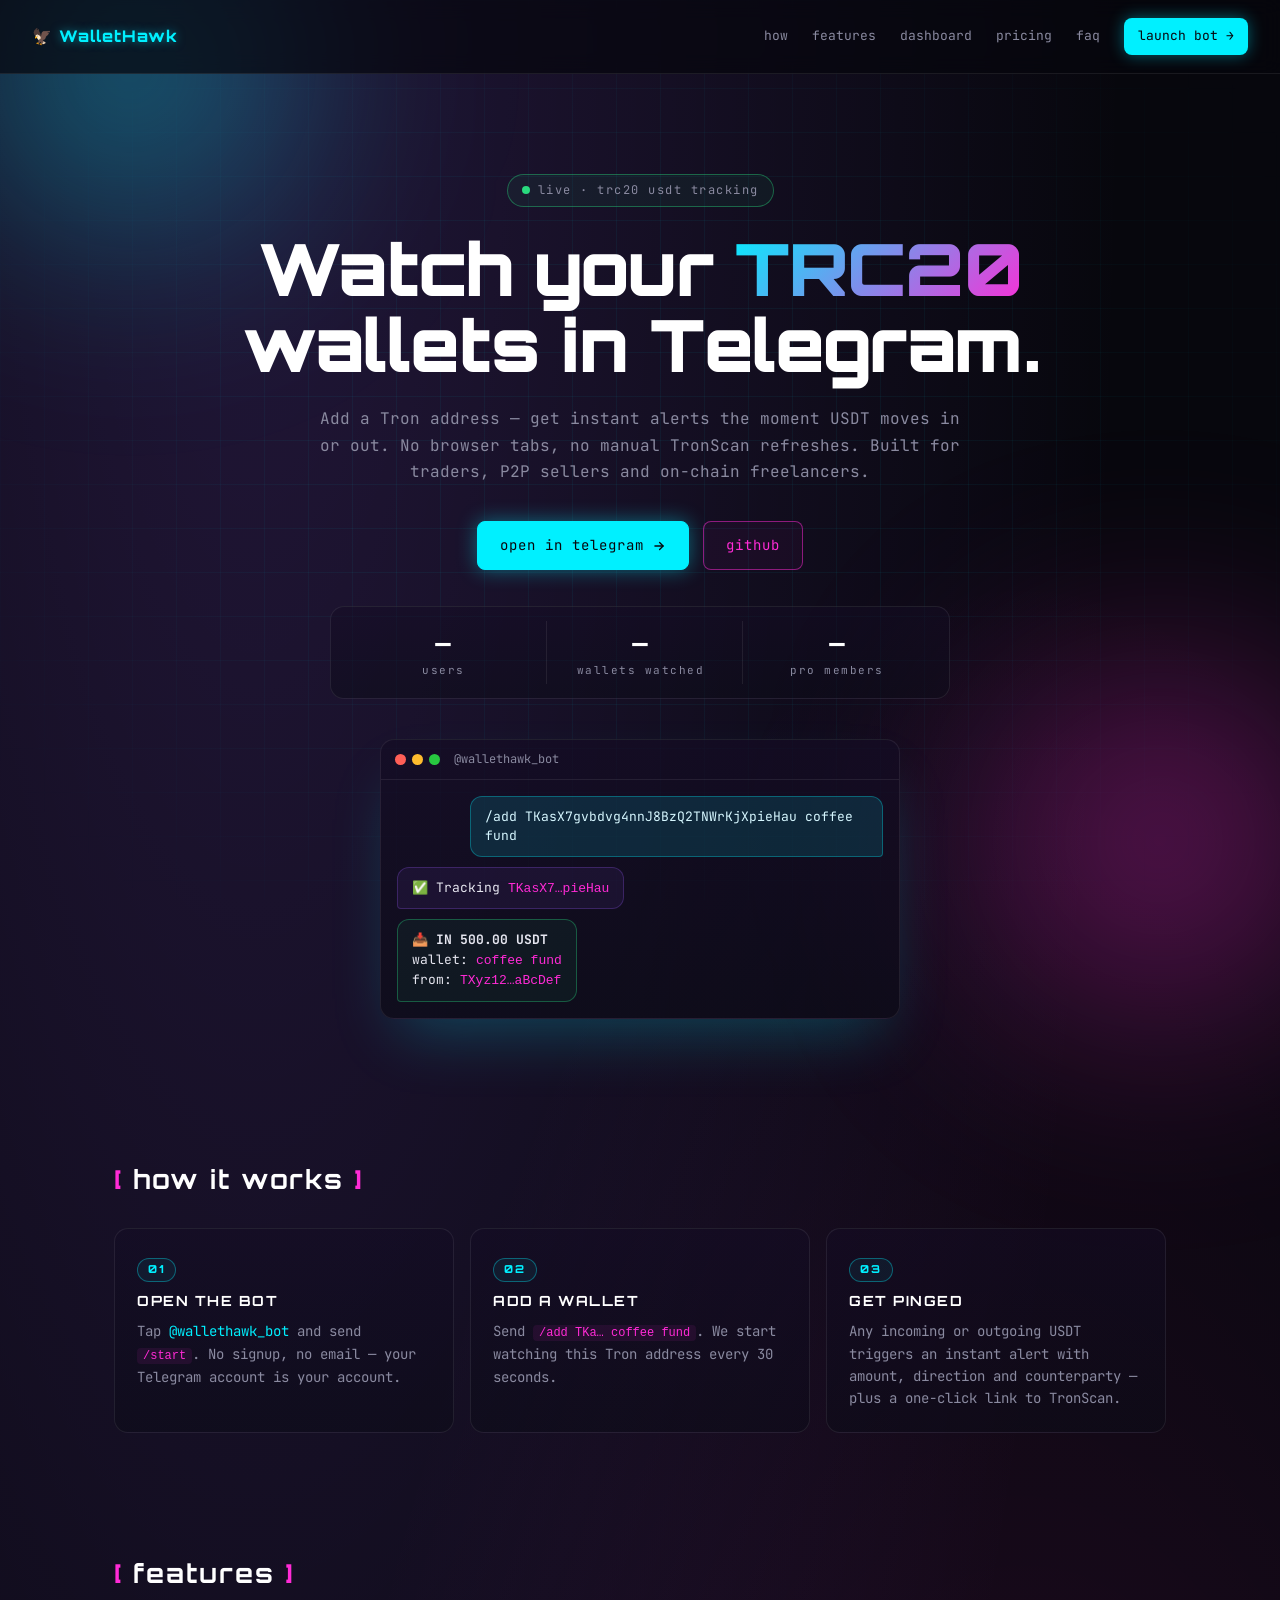
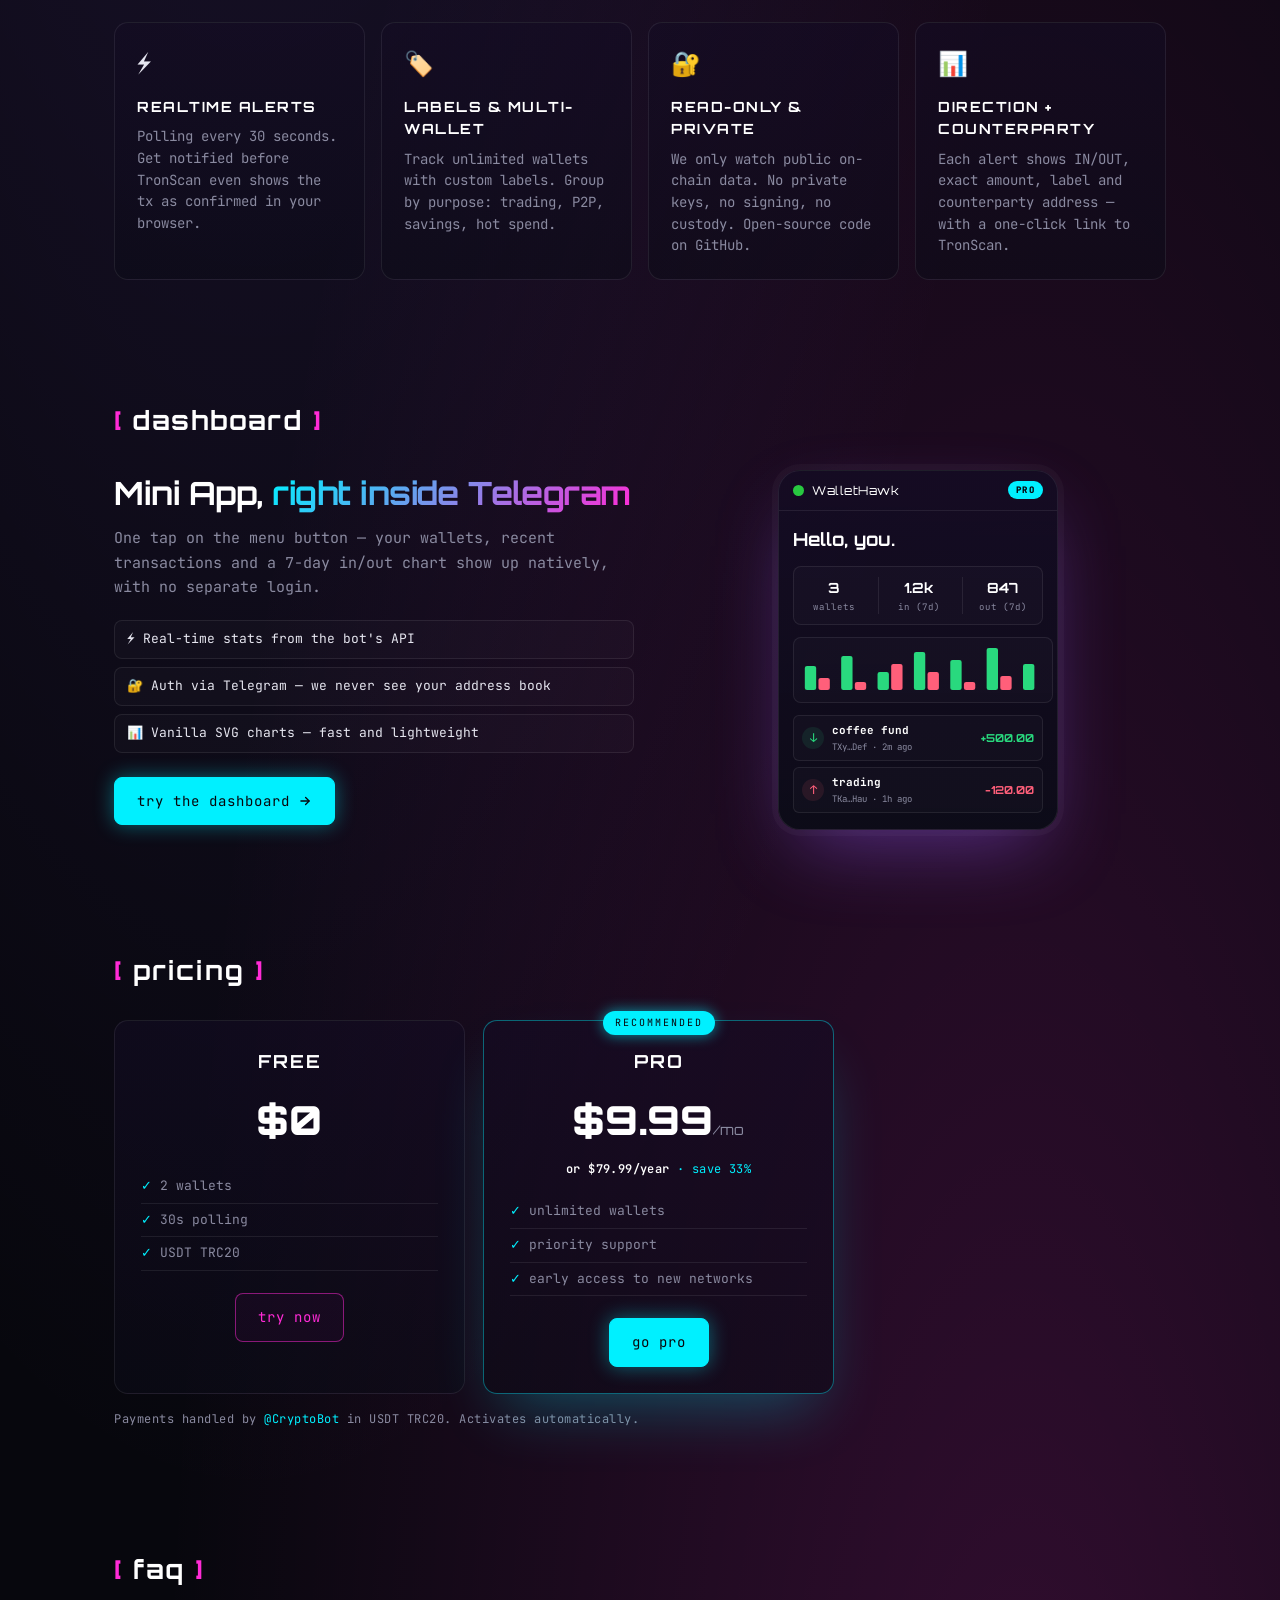
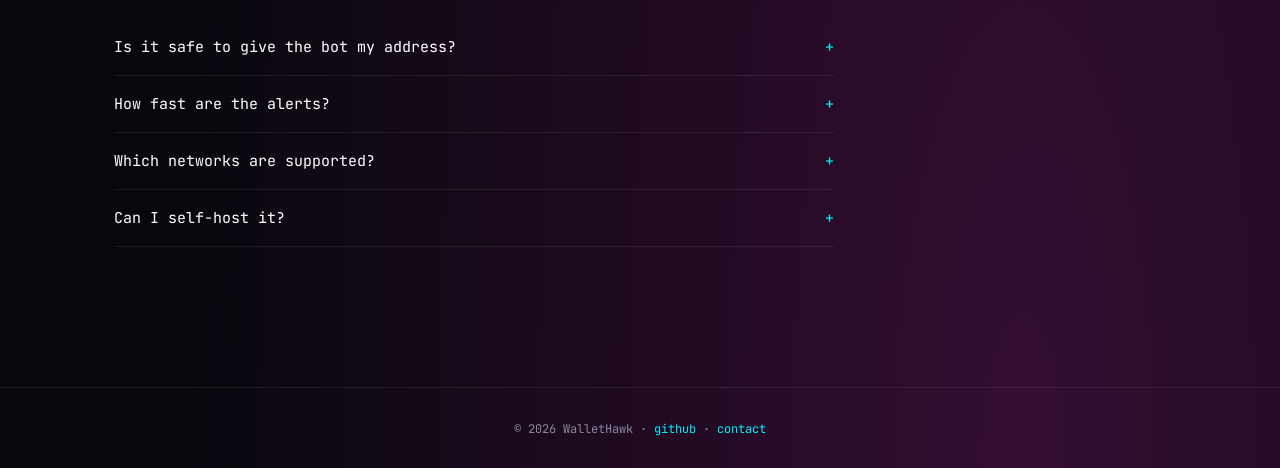
<file: docs/index.html>
<!DOCTYPE html>
<html lang="en">
<head>
    <meta charset="UTF-8" />
    <meta name="viewport" content="width=device-width, initial-scale=1.0" />
    <title>WalletHawk — TRC20 wallet tracker bot for Telegram</title>
    <meta name="description" content="WalletHawk watches your Tron (TRC20) wallets and pings you in Telegram the moment USDT moves in or out." />

    <!-- Open Graph / social previews -->
    <meta property="og:type" content="website" />
    <meta property="og:title" content="WalletHawk — instant TRC20 wallet alerts in Telegram" />
    <meta property="og:description" content="Add a Tron address — get pinged the second USDT moves in or out. Built for traders, P2P sellers and on-chain freelancers." />
    <meta property="og:url" content="https://n1mfaq.github.io/wallethawk/" />
    <meta property="og:site_name" content="WalletHawk" />
    <meta property="og:image" content="https://n1mfaq.github.io/wallethawk/og.svg" />
    <meta name="twitter:card" content="summary_large_image" />
    <meta name="twitter:title" content="WalletHawk — instant TRC20 wallet alerts in Telegram" />
    <meta name="twitter:description" content="Add a Tron address — get pinged the second USDT moves in or out." />
    <meta name="twitter:image" content="https://n1mfaq.github.io/wallethawk/og.svg" />

    <link rel="icon" href="data:image/svg+xml,%3Csvg xmlns='http://www.w3.org/2000/svg' viewBox='0 0 100 100'%3E%3Ctext y='80' font-size='80'%3E🦅%3C/text%3E%3C/svg%3E" />
    <link rel="preconnect" href="https://fonts.googleapis.com" />
    <link rel="preconnect" href="https://fonts.gstatic.com" crossorigin />
    <link rel="preconnect" href="https://wallethawk-bot.fly.dev" />
    <link href="https://fonts.googleapis.com/css2?family=Orbitron:wght@600;800;900&family=JetBrains+Mono:wght@400;500;600&display=swap" rel="stylesheet" />
    <link rel="stylesheet" href="styles.css" />
</head>
<body>
    <div class="bg-grid" aria-hidden="true"></div>
    <div class="bg-glow g1" aria-hidden="true"></div>
    <div class="bg-glow g2" aria-hidden="true"></div>

    <header class="nav">
        <a class="logo" href="#">🦅 <span>WalletHawk</span></a>
        <nav>
            <a href="#how">how</a>
            <a href="#features">features</a>
            <a href="#dashboard">dashboard</a>
            <a href="#pricing">pricing</a>
            <a href="#faq">faq</a>
            <a class="cta" href="https://t.me/wallethawk_bot" target="_blank" rel="noopener noreferrer">launch bot →</a>
        </nav>
    </header>

    <main>
        <section class="hero">
            <span class="status">
                <span class="dot"></span> live · TRC20 USDT tracking
            </span>
            <h1>Watch your <span class="grad">TRC20</span> wallets in&nbsp;Telegram.</h1>
            <p class="lead">
                Add a Tron address — get instant alerts the moment USDT moves in or out.
                No browser tabs, no manual TronScan refreshes. Built for traders, P2P sellers and on-chain freelancers.
            </p>
            <div class="hero-cta">
                <a class="btn primary" href="https://t.me/wallethawk_bot" target="_blank" rel="noopener noreferrer">
                    open in telegram
                    <svg viewBox="0 0 24 24" width="14" height="14" fill="none" stroke="currentColor" stroke-width="2.2" stroke-linecap="round" stroke-linejoin="round"><path d="M5 12h14"/><path d="m13 6 6 6-6 6"/></svg>
                </a>
                <a class="btn ghost" href="https://github.com/n1mfaq/wallethawk" target="_blank" rel="noopener noreferrer">github</a>
            </div>

            <ul class="stats" id="stats" aria-label="live stats">
                <li><b data-stat="users">—</b><span>users</span></li>
                <li><b data-stat="wallets">—</b><span>wallets watched</span></li>
                <li><b data-stat="pro">—</b><span>pro members</span></li>
            </ul>

            <div class="demo">
                <div class="demo-head">
                    <span class="d-dot r"></span><span class="d-dot y"></span><span class="d-dot g"></span>
                    <span class="d-title">@wallethawk_bot</span>
                </div>
                <div class="demo-body">
                    <div class="msg me">/add TKasX7gvbdvg4nnJ8BzQ2TNWrKjXpieHau coffee fund</div>
                    <div class="msg bot">✅ Tracking <code>TKasX7…pieHau</code></div>
                    <div class="msg bot alert">
                        <b>📥 IN  500.00 USDT</b><br>
                        wallet: <code>coffee fund</code><br>
                        from: <code>TXyz12…aBcDef</code>
                    </div>
                </div>
            </div>
        </section>

        <section id="how" class="section">
            <h2><span class="b">[</span> how it works <span class="b">]</span></h2>
            <ol class="steps">
                <li>
                    <span class="step-n">01</span>
                    <h3>Open the bot</h3>
                    <p>Tap <a href="https://t.me/wallethawk_bot" target="_blank" rel="noopener">@wallethawk_bot</a> and send <code>/start</code>. No signup, no email — your Telegram account is your account.</p>
                </li>
                <li>
                    <span class="step-n">02</span>
                    <h3>Add a wallet</h3>
                    <p>Send <code>/add TKa… coffee fund</code>. We start watching this Tron address every 30 seconds.</p>
                </li>
                <li>
                    <span class="step-n">03</span>
                    <h3>Get pinged</h3>
                    <p>Any incoming or outgoing USDT triggers an instant alert with amount, direction and counterparty — plus a one-click link to TronScan.</p>
                </li>
            </ol>
        </section>

        <section id="features" class="section">
            <h2><span class="b">[</span> features <span class="b">]</span></h2>
            <div class="grid">
                <article class="card">
                    <div class="ico">⚡</div>
                    <h3>Realtime alerts</h3>
                    <p>Polling every 30 seconds. Get notified before TronScan even shows the tx as confirmed in your browser.</p>
                </article>
                <article class="card">
                    <div class="ico">🏷️</div>
                    <h3>Labels &amp; multi-wallet</h3>
                    <p>Track unlimited wallets with custom labels. Group by purpose: trading, P2P, savings, hot spend.</p>
                </article>
                <article class="card">
                    <div class="ico">🔐</div>
                    <h3>Read-only &amp; private</h3>
                    <p>We only watch public on-chain data. No private keys, no signing, no custody. Open-source code on GitHub.</p>
                </article>
                <article class="card">
                    <div class="ico">📊</div>
                    <h3>Direction + counterparty</h3>
                    <p>Each alert shows IN/OUT, exact amount, label and counterparty address — with a one-click link to TronScan.</p>
                </article>
            </div>
        </section>

        <section id="dashboard" class="section">
            <h2><span class="b">[</span> dashboard <span class="b">]</span></h2>
            <div class="showcase">
                <div class="showcase-text">
                    <h3>Mini App, <span class="grad">right inside Telegram</span></h3>
                    <p>One tap on the menu button — your wallets, recent transactions and a 7-day in/out chart show up natively, with no separate login.</p>
                    <ul class="feat-list">
                        <li>⚡ Real-time stats from the bot's API</li>
                        <li>🔐 Auth via Telegram — we never see your address book</li>
                        <li>📊 Vanilla SVG charts — fast and lightweight</li>
                    </ul>
                    <a class="btn primary" href="https://t.me/wallethawk_bot" target="_blank" rel="noopener noreferrer">try the dashboard
                        <svg viewBox="0 0 24 24" width="14" height="14" fill="none" stroke="currentColor" stroke-width="2.2" stroke-linecap="round" stroke-linejoin="round"><path d="M5 12h14"/><path d="m13 6 6 6-6 6"/></svg>
                    </a>
                </div>
                <div class="showcase-app" aria-hidden="true">
                    <div class="phone">
                        <div class="phone-bar"><span class="d-dot g"></span><span class="phone-title">WalletHawk</span><span class="phone-pro">PRO</span></div>
                        <div class="phone-body">
                            <h4>Hello, you.</h4>
                            <div class="phone-kpi">
                                <div><b>3</b><span>wallets</span></div>
                                <div><b>1.2k</b><span>in (7d)</span></div>
                                <div><b>847</b><span>out (7d)</span></div>
                            </div>
                            <svg class="phone-chart" viewBox="0 0 220 56" preserveAspectRatio="none">
                                <g>
                                    <rect x="6"  y="24" width="10" height="24" rx="2" fill="#29d97e"/>
                                    <rect x="18" y="36" width="10" height="12" rx="2" fill="#ff5f7a"/>
                                    <rect x="38" y="14" width="10" height="34" rx="2" fill="#29d97e"/>
                                    <rect x="50" y="40" width="10" height="8"  rx="2" fill="#ff5f7a"/>
                                    <rect x="70" y="30" width="10" height="18" rx="2" fill="#29d97e"/>
                                    <rect x="82" y="22" width="10" height="26" rx="2" fill="#ff5f7a"/>
                                    <rect x="102" y="10" width="10" height="38" rx="2" fill="#29d97e"/>
                                    <rect x="114" y="30" width="10" height="18" rx="2" fill="#ff5f7a"/>
                                    <rect x="134" y="18" width="10" height="30" rx="2" fill="#29d97e"/>
                                    <rect x="146" y="40" width="10" height="8"  rx="2" fill="#ff5f7a"/>
                                    <rect x="166" y="6"  width="10" height="42" rx="2" fill="#29d97e"/>
                                    <rect x="178" y="34" width="10" height="14" rx="2" fill="#ff5f7a"/>
                                    <rect x="198" y="22" width="10" height="26" rx="2" fill="#29d97e"/>
                                </g>
                            </svg>
                            <ul class="phone-tx">
                                <li><span class="i in">↓</span><div><b>coffee fund</b><i>TXy…Def · 2m ago</i></div><b class="in">+500.00</b></li>
                                <li><span class="i out">↑</span><div><b>trading</b><i>TKa…Hau · 1h ago</i></div><b class="out">−120.00</b></li>
                            </ul>
                        </div>
                    </div>
                </div>
            </div>
        </section>

        <section id="pricing" class="section">
            <h2><span class="b">[</span> pricing <span class="b">]</span></h2>
            <div class="plans">
                <article class="plan">
                    <h3>Free</h3>
                    <p class="price">$0</p>
                    <ul>
                        <li>2 wallets</li>
                        <li>30s polling</li>
                        <li>USDT TRC20</li>
                    </ul>
                    <a class="btn ghost" href="https://t.me/wallethawk_bot" target="_blank" rel="noopener noreferrer">try now</a>
                </article>
                <article class="plan featured">
                    <span class="badge">recommended</span>
                    <h3>Pro</h3>
                    <p class="price">$9.99<span>/mo</span></p>
                    <p class="price-yearly"><b>or $79.99/year</b> <span>· save 33%</span></p>
                    <ul>
                        <li>unlimited wallets</li>
                        <li>priority support</li>
                        <li>early access to new networks</li>
                    </ul>
                    <a class="btn primary" href="https://t.me/wallethawk_bot?start=upgrade" target="_blank" rel="noopener noreferrer">go pro</a>
                </article>
            </div>
            <p class="plans-note">Payments handled by <a href="https://t.me/CryptoBot" target="_blank" rel="noopener noreferrer">@CryptoBot</a> in USDT TRC20. Activates automatically.</p>
        </section>

        <section id="faq" class="section">
            <h2><span class="b">[</span> faq <span class="b">]</span></h2>
            <div class="faq">
                <details>
                    <summary>Is it safe to give the bot my address?</summary>
                    <p>Yes — we only read public blockchain data via TronGrid. The bot never asks for keys, seeds or signatures. Source code is public on GitHub.</p>
                </details>
                <details>
                    <summary>How fast are the alerts?</summary>
                    <p>Polling runs every 30 seconds. In practice you'll see a notification within 30–60s of the on-chain confirmation.</p>
                </details>
                <details>
                    <summary>Which networks are supported?</summary>
                    <p>Right now: USDT on Tron (TRC20). BSC, Ethereum and BTC are on the roadmap.</p>
                </details>
                <details>
                    <summary>Can I self-host it?</summary>
                    <p>Yes — the project is MIT and ships with docker-compose. See the README on GitHub.</p>
                </details>
            </div>
        </section>
    </main>

    <footer>
        <p>© <span id="year"></span> WalletHawk · <a href="https://github.com/n1mfaq/wallethawk" target="_blank" rel="noopener noreferrer">github</a> · <a href="https://t.me/cwiwi9" target="_blank" rel="noopener noreferrer">contact</a></p>
    </footer>

    <script>
        document.getElementById('year').textContent = new Date().getFullYear();

        // Live stats from the bot's public endpoint.
        (async () => {
            try {
                const r = await fetch('https://wallethawk-bot.fly.dev/stats', { cache: 'no-store' });
                if (!r.ok) return;
                const s = await r.json();
                const set = (k, v) => {
                    const el = document.querySelector(`[data-stat="${k}"]`);
                    if (el) el.textContent = new Intl.NumberFormat('en-US').format(v);
                };
                set('users', s.users);
                set('wallets', s.wallets);
                set('pro', s.pro);
            } catch { /* offline — keep dashes */ }
        })();
    </script>
</body>
</html>
</file>
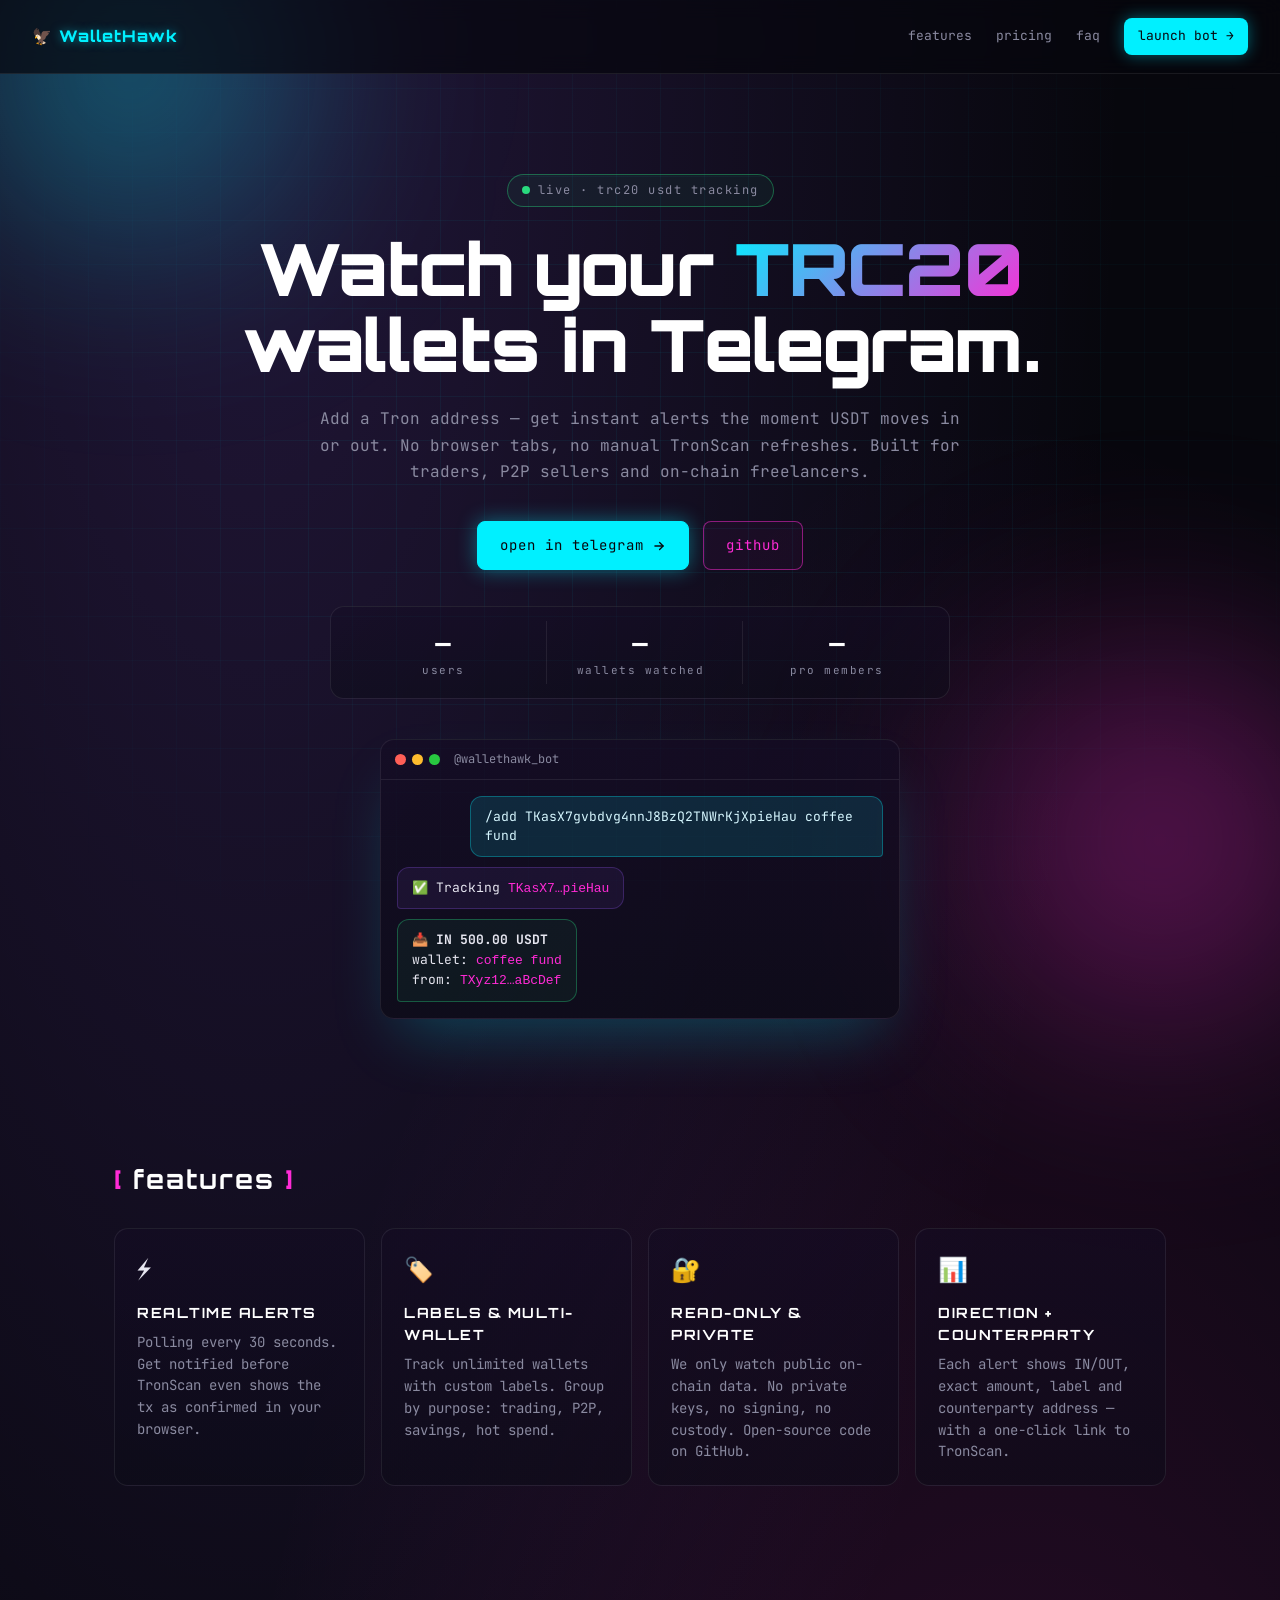
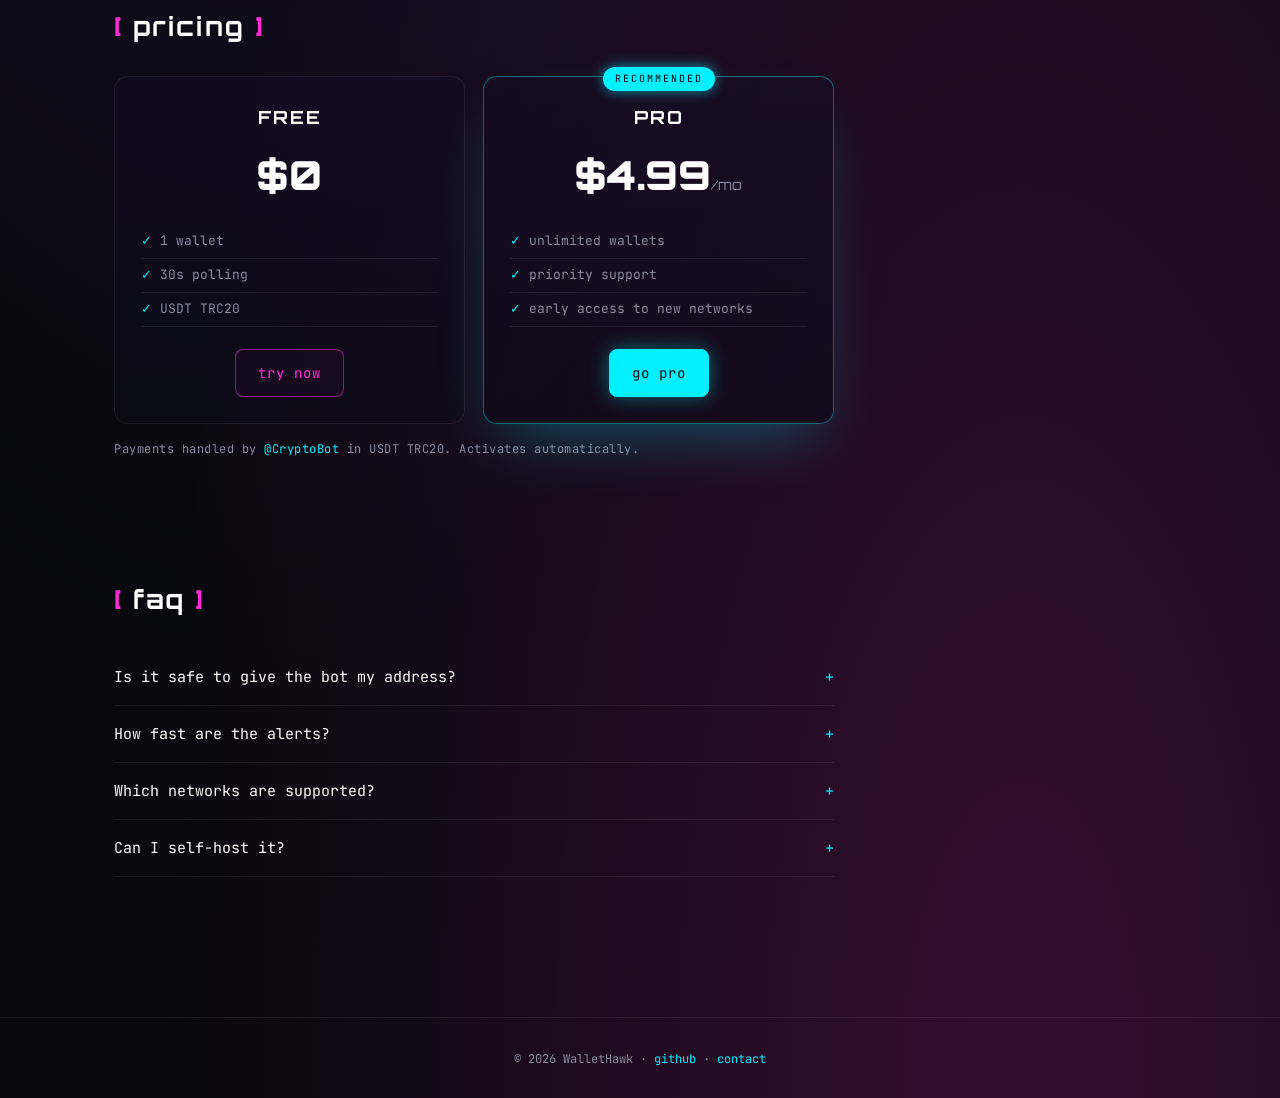
<file: landing/index.html>
<!DOCTYPE html>
<html lang="en">
<head>
    <meta charset="UTF-8" />
    <meta name="viewport" content="width=device-width, initial-scale=1.0" />
    <title>WalletHawk — TRC20 wallet tracker bot for Telegram</title>
    <meta name="description" content="WalletHawk watches your Tron (TRC20) wallets and pings you in Telegram the moment USDT moves in or out." />

    <!-- Open Graph / social previews -->
    <meta property="og:type" content="website" />
    <meta property="og:title" content="WalletHawk — instant TRC20 wallet alerts in Telegram" />
    <meta property="og:description" content="Add a Tron address — get pinged the second USDT moves in or out. Built for traders, P2P sellers and on-chain freelancers." />
    <meta property="og:url" content="https://wallethawk.io" />
    <meta property="og:site_name" content="WalletHawk" />
    <meta name="twitter:card" content="summary_large_image" />
    <meta name="twitter:title" content="WalletHawk — instant TRC20 wallet alerts in Telegram" />
    <meta name="twitter:description" content="Add a Tron address — get pinged the second USDT moves in or out." />

    <link rel="icon" href="data:image/svg+xml,%3Csvg xmlns='http://www.w3.org/2000/svg' viewBox='0 0 100 100'%3E%3Ctext y='80' font-size='80'%3E🦅%3C/text%3E%3C/svg%3E" />
    <link rel="preconnect" href="https://fonts.googleapis.com" />
    <link rel="preconnect" href="https://fonts.gstatic.com" crossorigin />
    <link rel="preconnect" href="https://wallethawk-bot.fly.dev" />
    <link href="https://fonts.googleapis.com/css2?family=Orbitron:wght@600;800;900&family=JetBrains+Mono:wght@400;500;600&display=swap" rel="stylesheet" />
    <link rel="stylesheet" href="styles.css" />
</head>
<body>
    <div class="bg-grid" aria-hidden="true"></div>
    <div class="bg-glow g1" aria-hidden="true"></div>
    <div class="bg-glow g2" aria-hidden="true"></div>

    <header class="nav">
        <a class="logo" href="#">🦅 <span>WalletHawk</span></a>
        <nav>
            <a href="#features">features</a>
            <a href="#pricing">pricing</a>
            <a href="#faq">faq</a>
            <a class="cta" href="https://t.me/wallethawk_bot" target="_blank" rel="noopener noreferrer">launch bot →</a>
        </nav>
    </header>

    <main>
        <section class="hero">
            <span class="status">
                <span class="dot"></span> live · TRC20 USDT tracking
            </span>
            <h1>Watch your <span class="grad">TRC20</span> wallets in&nbsp;Telegram.</h1>
            <p class="lead">
                Add a Tron address — get instant alerts the moment USDT moves in or out.
                No browser tabs, no manual TronScan refreshes. Built for traders, P2P sellers and on-chain freelancers.
            </p>
            <div class="hero-cta">
                <a class="btn primary" href="https://t.me/wallethawk_bot" target="_blank" rel="noopener noreferrer">
                    open in telegram
                    <svg viewBox="0 0 24 24" width="14" height="14" fill="none" stroke="currentColor" stroke-width="2.2" stroke-linecap="round" stroke-linejoin="round"><path d="M5 12h14"/><path d="m13 6 6 6-6 6"/></svg>
                </a>
                <a class="btn ghost" href="https://github.com/n1mfaq/wallethawk" target="_blank" rel="noopener noreferrer">github</a>
            </div>

            <ul class="stats" id="stats" aria-label="live stats">
                <li><b data-stat="users">—</b><span>users</span></li>
                <li><b data-stat="wallets">—</b><span>wallets watched</span></li>
                <li><b data-stat="pro">—</b><span>pro members</span></li>
            </ul>

            <div class="demo">
                <div class="demo-head">
                    <span class="d-dot r"></span><span class="d-dot y"></span><span class="d-dot g"></span>
                    <span class="d-title">@wallethawk_bot</span>
                </div>
                <div class="demo-body">
                    <div class="msg me">/add TKasX7gvbdvg4nnJ8BzQ2TNWrKjXpieHau coffee fund</div>
                    <div class="msg bot">✅ Tracking <code>TKasX7…pieHau</code></div>
                    <div class="msg bot alert">
                        <b>📥 IN  500.00 USDT</b><br>
                        wallet: <code>coffee fund</code><br>
                        from: <code>TXyz12…aBcDef</code>
                    </div>
                </div>
            </div>
        </section>

        <section id="features" class="section">
            <h2><span class="b">[</span> features <span class="b">]</span></h2>
            <div class="grid">
                <article class="card">
                    <div class="ico">⚡</div>
                    <h3>Realtime alerts</h3>
                    <p>Polling every 30 seconds. Get notified before TronScan even shows the tx as confirmed in your browser.</p>
                </article>
                <article class="card">
                    <div class="ico">🏷️</div>
                    <h3>Labels &amp; multi-wallet</h3>
                    <p>Track unlimited wallets with custom labels. Group by purpose: trading, P2P, savings, hot spend.</p>
                </article>
                <article class="card">
                    <div class="ico">🔐</div>
                    <h3>Read-only &amp; private</h3>
                    <p>We only watch public on-chain data. No private keys, no signing, no custody. Open-source code on GitHub.</p>
                </article>
                <article class="card">
                    <div class="ico">📊</div>
                    <h3>Direction + counterparty</h3>
                    <p>Each alert shows IN/OUT, exact amount, label and counterparty address — with a one-click link to TronScan.</p>
                </article>
            </div>
        </section>

        <section id="pricing" class="section">
            <h2><span class="b">[</span> pricing <span class="b">]</span></h2>
            <div class="plans">
                <article class="plan">
                    <h3>Free</h3>
                    <p class="price">$0</p>
                    <ul>
                        <li>1 wallet</li>
                        <li>30s polling</li>
                        <li>USDT TRC20</li>
                    </ul>
                    <a class="btn ghost" href="https://t.me/wallethawk_bot" target="_blank" rel="noopener noreferrer">try now</a>
                </article>
                <article class="plan featured">
                    <span class="badge">recommended</span>
                    <h3>Pro</h3>
                    <p class="price">$4.99<span>/mo</span></p>
                    <ul>
                        <li>unlimited wallets</li>
                        <li>priority support</li>
                        <li>early access to new networks</li>
                    </ul>
                    <a class="btn primary" href="https://t.me/wallethawk_bot?start=upgrade" target="_blank" rel="noopener noreferrer">go pro</a>
                </article>
            </div>
            <p class="plans-note">Payments handled by <a href="https://t.me/CryptoBot" target="_blank" rel="noopener noreferrer">@CryptoBot</a> in USDT TRC20. Activates automatically.</p>
        </section>

        <section id="faq" class="section">
            <h2><span class="b">[</span> faq <span class="b">]</span></h2>
            <div class="faq">
                <details>
                    <summary>Is it safe to give the bot my address?</summary>
                    <p>Yes — we only read public blockchain data via TronGrid. The bot never asks for keys, seeds or signatures. Source code is public on GitHub.</p>
                </details>
                <details>
                    <summary>How fast are the alerts?</summary>
                    <p>Polling runs every 30 seconds. In practice you'll see a notification within 30–60s of the on-chain confirmation.</p>
                </details>
                <details>
                    <summary>Which networks are supported?</summary>
                    <p>Right now: USDT on Tron (TRC20). BSC, Ethereum and BTC are on the roadmap.</p>
                </details>
                <details>
                    <summary>Can I self-host it?</summary>
                    <p>Yes — the project is MIT and ships with docker-compose. See the README on GitHub.</p>
                </details>
            </div>
        </section>
    </main>

    <footer>
        <p>© <span id="year"></span> WalletHawk · <a href="https://github.com/n1mfaq/wallethawk" target="_blank" rel="noopener noreferrer">github</a> · <a href="https://t.me/cwiwi9" target="_blank" rel="noopener noreferrer">contact</a></p>
    </footer>

    <script>
        document.getElementById('year').textContent = new Date().getFullYear();

        // Live stats from the bot's public endpoint.
        (async () => {
            try {
                const r = await fetch('https://wallethawk-bot.fly.dev/stats', { cache: 'no-store' });
                if (!r.ok) return;
                const s = await r.json();
                const set = (k, v) => {
                    const el = document.querySelector(`[data-stat="${k}"]`);
                    if (el) el.textContent = new Intl.NumberFormat('en-US').format(v);
                };
                set('users', s.users);
                set('wallets', s.wallets);
                set('pro', s.pro);
            } catch { /* offline — keep dashes */ }
        })();
    </script>
</body>
</html>
</file>
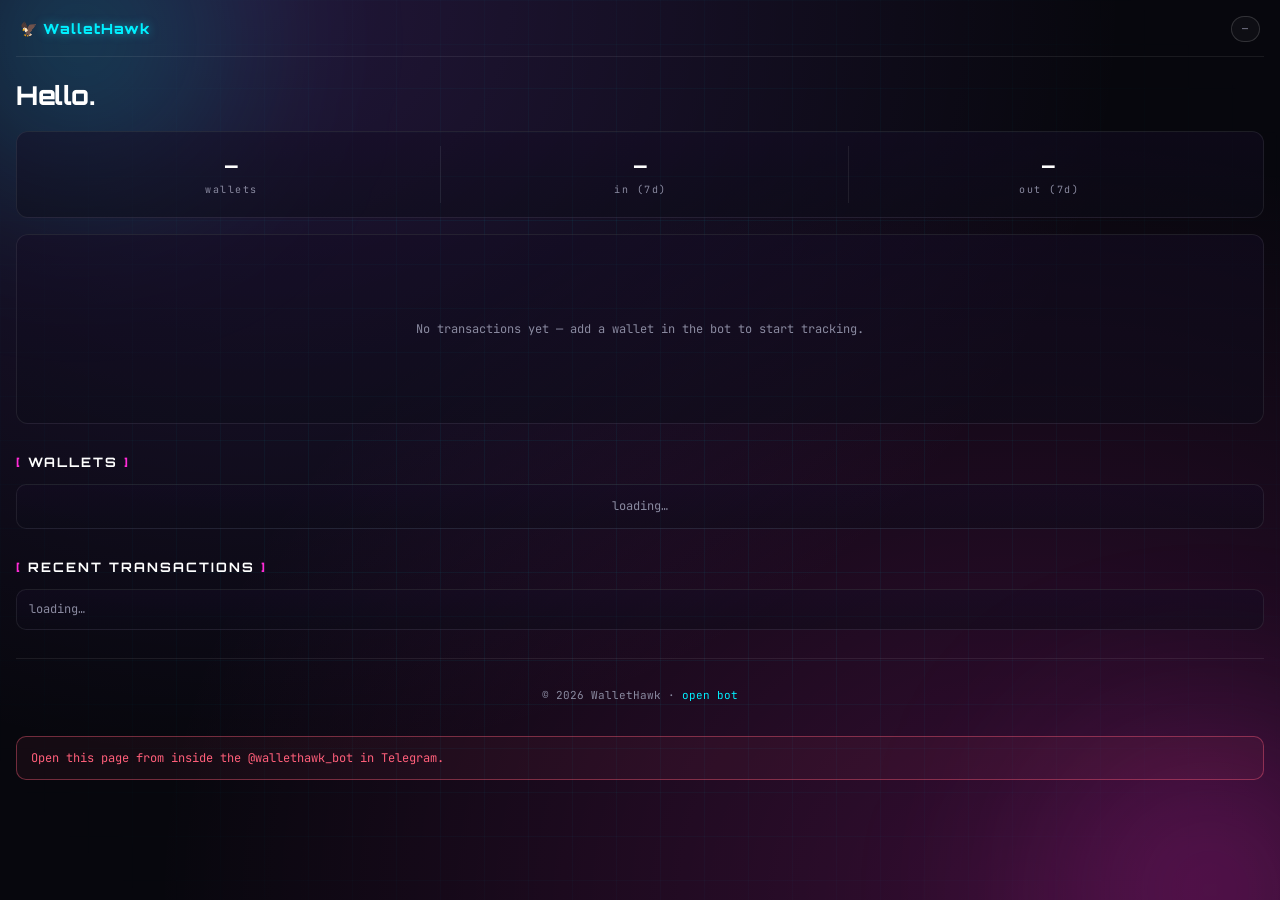
<file: docs/app/index.html>
<!DOCTYPE html>
<html lang="en">
<head>
    <meta charset="UTF-8" />
    <meta name="viewport" content="width=device-width, initial-scale=1.0, viewport-fit=cover" />
    <title>WalletHawk Dashboard</title>
    <meta name="description" content="WalletHawk Mini App — your tracked wallets, transaction timeline and weekly USDT flow." />

    <link rel="icon" href="data:image/svg+xml,%3Csvg xmlns='http://www.w3.org/2000/svg' viewBox='0 0 100 100'%3E%3Ctext y='80' font-size='80'%3E🦅%3C/text%3E%3C/svg%3E" />
    <link rel="preconnect" href="https://fonts.googleapis.com" />
    <link rel="preconnect" href="https://fonts.gstatic.com" crossorigin />
    <link rel="preconnect" href="https://wallethawk-bot.fly.dev" />
    <link href="https://fonts.googleapis.com/css2?family=Orbitron:wght@600;800;900&family=JetBrains+Mono:wght@400;500;600&display=swap" rel="stylesheet" />
    <link rel="stylesheet" href="app.css" />

    <script src="https://telegram.org/js/telegram-web-app.js"></script>
</head>
<body>
    <div class="bg-grid" aria-hidden="true"></div>
    <div class="bg-glow g1" aria-hidden="true"></div>
    <div class="bg-glow g2" aria-hidden="true"></div>

    <header class="head">
        <a class="logo" href="/wallethawk/">🦅 <span>WalletHawk</span></a>
        <span class="plan" id="plan-badge">—</span>
    </header>

    <main>
        <!-- ── Hero stats ─────────────────────────────────────────────── -->
        <section class="hero">
            <h1 id="hello">Hello.</h1>

            <div class="kpi" id="kpi">
                <div><b data-kpi="wallets">—</b><span>wallets</span></div>
                <div><b data-kpi="in">—</b><span>in (7d)</span></div>
                <div><b data-kpi="out">—</b><span>out (7d)</span></div>
            </div>

            <div class="chart-wrap">
                <svg id="chart" viewBox="0 0 600 160" preserveAspectRatio="none" aria-label="USDT flow last 7 days"></svg>
                <p class="chart-empty" id="chart-empty">No transactions yet — add a wallet in the bot to start tracking.</p>
            </div>
        </section>

        <!-- ── Wallets ────────────────────────────────────────────────── -->
        <section class="block">
            <h2><span class="b">[</span> wallets <span class="b">]</span></h2>
            <ul class="wallets" id="wallets">
                <li class="empty">loading…</li>
            </ul>
        </section>

        <!-- ── Transactions ───────────────────────────────────────────── -->
        <section class="block">
            <h2><span class="b">[</span> recent transactions <span class="b">]</span></h2>
            <ul class="txs" id="txs">
                <li class="empty">loading…</li>
            </ul>
        </section>
    </main>

    <footer>
        <p>© <span id="year"></span> WalletHawk · <a href="https://t.me/wallethawk_bot">open bot</a></p>
    </footer>

    <div id="error" class="error" hidden></div>

    <script src="app.js"></script>
</body>
</html>
</file>
<file: docs/styles.css>
:root {
    --bg: #07070d;
    --bg-2: #0c0c18;
    --neon-cyan: #00f0ff;
    --neon-pink: #ff2bd6;
    --neon-purple: #9b5cff;
    --green: #29d97e;
    --text: #e6e6f0;
    --text-dim: #8a8aa0;
    --border: rgba(255, 255, 255, 0.08);
}

* { margin: 0; padding: 0; box-sizing: border-box; }
html { scroll-behavior: smooth; scroll-padding-top: 90px; overflow-x: clip; }
body {
    font-family: 'JetBrains Mono', ui-monospace, monospace;
    background:
        radial-gradient(ellipse at 20% 0%, rgba(155, 92, 255, 0.18), transparent 60%),
        radial-gradient(ellipse at 80% 100%, rgba(255, 43, 214, 0.18), transparent 60%),
        var(--bg);
    color: var(--text);
    line-height: 1.6;
    min-height: 100vh;
    position: relative;
    overflow-x: hidden;
}

.bg-grid {
    position: fixed; inset: 0; z-index: -1;
    background-image:
        linear-gradient(rgba(0, 240, 255, 0.05) 1px, transparent 1px),
        linear-gradient(90deg, rgba(0, 240, 255, 0.05) 1px, transparent 1px);
    background-size: 44px 44px;
    mask-image: radial-gradient(ellipse 80% 90% at center, black 30%, transparent 75%);
}

.bg-glow {
    position: fixed; z-index: -1;
    border-radius: 50%;
    filter: blur(100px);
    pointer-events: none;
}
.bg-glow.g1 { width: 460px; height: 460px; top: -160px; left: -100px;  background: radial-gradient(circle, rgba(0, 240, 255, 0.5), transparent 70%); }
.bg-glow.g2 { width: 520px; height: 520px; bottom: -200px; right: -140px; background: radial-gradient(circle, rgba(255, 43, 214, 0.45), transparent 70%); }

a { color: var(--neon-cyan); text-decoration: none; transition: color 0.2s; }
a:hover { color: var(--neon-pink); }

/* === NAV === */
.nav {
    position: sticky; top: 0; z-index: 10;
    display: flex; justify-content: space-between; align-items: center;
    padding: 18px 32px;
    background: rgba(7, 7, 13, 0.7);
    backdrop-filter: blur(10px);
    border-bottom: 1px solid var(--border);
}
.logo {
    font-family: 'Orbitron', sans-serif;
    font-weight: 800;
    font-size: 16px;
    letter-spacing: 1px;
    color: #fff;
}
.logo span { color: var(--neon-cyan); text-shadow: 0 0 10px rgba(0, 240, 255, 0.5); }
.nav nav { display: flex; gap: 24px; align-items: center; }
.nav nav a { font-size: 13px; color: var(--text-dim); text-transform: lowercase; }
.nav nav a.cta {
    color: var(--bg);
    background: var(--neon-cyan);
    padding: 8px 14px;
    border-radius: 8px;
    box-shadow: 0 0 16px rgba(0, 240, 255, 0.4);
    transition: all 0.2s;
}
.nav nav a.cta:hover { background: var(--neon-pink); box-shadow: 0 0 20px rgba(255, 43, 214, 0.5); color: var(--bg); }

/* === MAIN === */
main { max-width: 1100px; margin: 0 auto; padding: 40px 24px 80px; }

/* === HERO === */
.hero { padding: 60px 0 80px; text-align: center; }

.status {
    display: inline-flex;
    align-items: center;
    gap: 8px;
    padding: 6px 14px;
    border: 1px solid rgba(41, 217, 126, 0.4);
    border-radius: 999px;
    background: rgba(41, 217, 126, 0.06);
    color: var(--text-dim);
    font-size: 12px;
    letter-spacing: 1.5px;
    text-transform: lowercase;
    margin-bottom: 24px;
}

.dot {
    width: 8px; height: 8px; border-radius: 50%;
    background: var(--green);
    box-shadow: 0 0 0 0 rgba(41, 217, 126, 0.5);
    animation: pulse-dot 2s infinite;
}
@keyframes pulse-dot {
    0%, 100% { box-shadow: 0 0 0 0 rgba(41, 217, 126, 0.5); }
    70% { box-shadow: 0 0 0 8px rgba(41, 217, 126, 0); }
}

.hero h1 {
    font-family: 'Orbitron', sans-serif;
    font-weight: 900;
    font-size: clamp(36px, 6vw, 72px);
    line-height: 1.05;
    letter-spacing: -1px;
    margin-bottom: 24px;
    color: #fff;
}

.grad {
    background: linear-gradient(135deg, var(--neon-cyan) 0%, var(--neon-pink) 100%);
    -webkit-background-clip: text;
    background-clip: text;
    color: transparent;
}

.lead {
    max-width: 660px;
    margin: 0 auto 36px;
    color: var(--text-dim);
    font-size: 16px;
    line-height: 1.65;
}

.hero-cta {
    display: flex;
    gap: 14px;
    justify-content: center;
    flex-wrap: wrap;
    margin-bottom: 36px;
}

/* === LIVE STATS (hero) === */
.stats {
    list-style: none;
    display: flex;
    justify-content: center;
    flex-wrap: wrap;
    gap: 8px;
    margin: 0 auto 28px;
    padding: 14px 18px;
    max-width: 620px;
    border: 1px solid var(--border);
    border-radius: 14px;
    background: linear-gradient(180deg, rgba(20, 12, 36, 0.5), rgba(12, 12, 24, 0.5));
}
.stats li {
    flex: 1 1 130px;
    display: flex;
    flex-direction: column;
    align-items: center;
    gap: 2px;
    padding: 4px 10px;
}
.stats li + li { border-left: 1px solid var(--border); }
.stats b {
    font-family: 'Orbitron', sans-serif;
    font-size: 22px;
    font-weight: 800;
    color: #fff;
    letter-spacing: 1px;
}
.stats span {
    font-size: 11px;
    color: var(--text-dim);
    text-transform: lowercase;
    letter-spacing: 1.5px;
}
@media (max-width: 480px) {
    .stats li + li { border-left: none; border-top: 1px solid var(--border); }
}

.btn {
    display: inline-flex;
    align-items: center;
    gap: 8px;
    padding: 12px 22px;
    border-radius: 8px;
    font-family: 'JetBrains Mono', monospace;
    font-size: 14px;
    text-transform: lowercase;
    letter-spacing: 1px;
    border: 1px solid;
    transition: all 0.2s;
    cursor: pointer;
}
.btn.primary {
    color: var(--bg);
    background: var(--neon-cyan);
    border-color: var(--neon-cyan);
    box-shadow: 0 0 20px rgba(0, 240, 255, 0.4);
}
.btn.primary:hover {
    background: var(--neon-pink); border-color: var(--neon-pink); color: var(--bg);
    box-shadow: 0 0 28px rgba(255, 43, 214, 0.55);
}
.btn.ghost {
    color: var(--neon-pink);
    border-color: rgba(255, 43, 214, 0.5);
    background: rgba(255, 43, 214, 0.04);
}
.btn.ghost:hover { color: #fff; background: rgba(255, 43, 214, 0.12); border-color: var(--neon-pink); }

/* Demo card */
.demo {
    max-width: 520px;
    margin: 40px auto 0;
    border: 1px solid var(--border);
    border-radius: 14px;
    background: linear-gradient(180deg, rgba(20, 12, 36, 0.7), rgba(12, 12, 24, 0.7));
    box-shadow: 0 30px 60px -20px rgba(0, 240, 255, 0.25);
    overflow: hidden;
    text-align: left;
}
.demo-head {
    display: flex;
    align-items: center;
    gap: 6px;
    padding: 10px 14px;
    border-bottom: 1px solid var(--border);
}
.d-dot { width: 11px; height: 11px; border-radius: 50%; }
.d-dot.r { background: #ff5f57; }
.d-dot.y { background: #febc2e; }
.d-dot.g { background: #28c840; }
.d-title { margin-left: 8px; font-size: 12px; color: var(--text-dim); }

.demo-body { padding: 16px; display: flex; flex-direction: column; gap: 10px; font-size: 13px; }
.msg {
    padding: 10px 14px;
    border-radius: 12px;
    max-width: 85%;
    line-height: 1.5;
}
.msg code { color: var(--neon-pink); }
.msg.me {
    align-self: flex-end;
    background: rgba(0, 240, 255, 0.12);
    border: 1px solid rgba(0, 240, 255, 0.3);
    color: #d6f7ff;
    border-bottom-right-radius: 4px;
}
.msg.bot {
    align-self: flex-start;
    background: rgba(155, 92, 255, 0.08);
    border: 1px solid rgba(155, 92, 255, 0.25);
    color: var(--text);
    border-bottom-left-radius: 4px;
}
.msg.bot.alert {
    background: rgba(41, 217, 126, 0.06);
    border-color: rgba(41, 217, 126, 0.35);
}

/* === SECTIONS === */
.section { padding: 60px 0; }
.section h2 {
    font-family: 'Orbitron', sans-serif;
    font-size: 26px;
    letter-spacing: 2px;
    color: #fff;
    margin-bottom: 28px;
}
.b { color: var(--neon-pink); }

.grid {
    display: grid;
    grid-template-columns: repeat(auto-fit, minmax(240px, 1fr));
    gap: 16px;
}

.card {
    padding: 22px;
    border: 1px solid var(--border);
    border-radius: 14px;
    background: linear-gradient(180deg, rgba(20, 12, 36, 0.55), rgba(12, 12, 24, 0.55));
    transition: transform 0.3s, border-color 0.3s, box-shadow 0.3s;
}
.card:hover {
    transform: translateY(-3px);
    border-color: rgba(0, 240, 255, 0.3);
    box-shadow: 0 16px 36px -16px rgba(0, 240, 255, 0.4);
}
.card .ico { font-size: 24px; margin-bottom: 12px; }
.card h3 {
    font-family: 'Orbitron', sans-serif;
    font-size: 14px;
    letter-spacing: 1.5px;
    text-transform: uppercase;
    color: #fff;
    margin-bottom: 8px;
}
.card p { color: var(--text-dim); font-size: 14px; line-height: 1.55; }

/* === PRICING === */
.plans {
    display: grid;
    grid-template-columns: repeat(auto-fit, minmax(240px, 1fr));
    gap: 18px;
    max-width: 720px;
}
.plan {
    position: relative;
    padding: 26px;
    border: 1px solid var(--border);
    border-radius: 14px;
    background: linear-gradient(180deg, rgba(20, 12, 36, 0.55), rgba(12, 12, 24, 0.55));
    text-align: center;
}
.plan.featured {
    border-color: rgba(0, 240, 255, 0.4);
    box-shadow: 0 30px 60px -20px rgba(0, 240, 255, 0.3);
}
.plan .badge {
    position: absolute;
    top: -10px;
    left: 50%;
    transform: translateX(-50%);
    padding: 4px 12px;
    font-size: 10px;
    letter-spacing: 2px;
    text-transform: uppercase;
    color: var(--bg);
    background: var(--neon-cyan);
    border-radius: 999px;
    box-shadow: 0 0 14px rgba(0, 240, 255, 0.6);
}
.plan h3 {
    font-family: 'Orbitron', sans-serif;
    font-size: 18px;
    letter-spacing: 2px;
    text-transform: uppercase;
    color: #fff;
    margin-bottom: 12px;
}
.price {
    font-family: 'Orbitron', sans-serif;
    font-size: 40px;
    font-weight: 900;
    color: #fff;
    margin-bottom: 18px;
}
.price span { font-size: 14px; color: var(--text-dim); font-weight: 400; }
.price-yearly {
    margin-top: -10px;
    margin-bottom: 16px;
    font-size: 12px;
    color: var(--text-dim);
    letter-spacing: 0.4px;
}
.price-yearly b { color: #fff; font-weight: 600; }
.price-yearly span { color: var(--neon-cyan); }
.plan ul {
    list-style: none;
    margin-bottom: 22px;
    text-align: left;
}
.plan li {
    padding: 6px 0;
    border-bottom: 1px solid var(--border);
    color: var(--text-dim);
    font-size: 13px;
}
.plan li:before { content: '✓ '; color: var(--neon-cyan); }

.plans-note {
    margin-top: 16px;
    color: var(--text-dim);
    font-size: 12px;
    letter-spacing: 0.5px;
}
.plans-note a { color: var(--neon-cyan); }

/* === FAQ === */
.faq { max-width: 720px; }
.faq details {
    border-bottom: 1px solid var(--border);
    padding: 16px 0;
}
.faq summary {
    cursor: pointer;
    color: #fff;
    font-size: 15px;
    list-style: none;
    position: relative;
    padding-right: 24px;
}
.faq summary::-webkit-details-marker { display: none; }
.faq summary::after {
    content: '+';
    position: absolute;
    right: 0;
    top: 0;
    color: var(--neon-cyan);
    transition: transform 0.2s;
}
.faq details[open] summary::after { content: '−'; }
.faq p {
    margin-top: 10px;
    color: var(--text-dim);
    font-size: 14px;
    line-height: 1.6;
}

/* === FOOTER === */
footer {
    text-align: center;
    padding: 32px 16px;
    color: var(--text-dim);
    font-size: 12px;
    border-top: 1px solid var(--border);
}

/* === HOW IT WORKS === */
.steps {
    list-style: none;
    counter-reset: step;
    display: grid;
    grid-template-columns: repeat(auto-fit, minmax(240px, 1fr));
    gap: 16px;
    padding: 0;
}
.steps li {
    position: relative;
    padding: 26px 22px 22px;
    border: 1px solid var(--border);
    border-radius: 14px;
    background: linear-gradient(180deg, rgba(20, 12, 36, 0.55), rgba(12, 12, 24, 0.55));
}
.step-n {
    display: inline-block;
    margin-bottom: 8px;
    padding: 2px 10px;
    font-family: 'Orbitron', sans-serif;
    font-weight: 800;
    font-size: 11px;
    letter-spacing: 2px;
    color: var(--neon-cyan);
    border: 1px solid rgba(0, 240, 255, 0.35);
    border-radius: 999px;
    background: rgba(0, 240, 255, 0.06);
}
.steps h3 {
    font-family: 'Orbitron', sans-serif;
    font-size: 14px;
    letter-spacing: 1.5px;
    text-transform: uppercase;
    color: #fff;
    margin-bottom: 8px;
}
.steps p { color: var(--text-dim); font-size: 14px; line-height: 1.6; }
.steps code {
    color: var(--neon-pink);
    background: rgba(255, 43, 214, 0.08);
    padding: 1px 6px;
    border-radius: 4px;
    font-size: 12px;
}

/* === DASHBOARD SHOWCASE === */
.showcase {
    display: grid;
    grid-template-columns: 1.05fr 1fr;
    gap: 36px;
    align-items: center;
}
.showcase-text h3 {
    font-family: 'Orbitron', sans-serif;
    font-size: clamp(22px, 3vw, 32px);
    letter-spacing: -0.5px;
    color: #fff;
    margin-bottom: 14px;
    line-height: 1.15;
}
.showcase-text p {
    color: var(--text-dim);
    font-size: 15px;
    line-height: 1.65;
    margin-bottom: 20px;
}
.feat-list {
    list-style: none;
    margin-bottom: 24px;
    display: flex;
    flex-direction: column;
    gap: 8px;
}
.feat-list li {
    color: var(--text);
    font-size: 13px;
    padding: 8px 12px;
    border: 1px solid var(--border);
    border-radius: 8px;
    background: rgba(255, 255, 255, 0.02);
}

/* phone mock */
.showcase-app { display: flex; justify-content: center; }
.phone {
    width: 280px;
    border: 1px solid var(--border);
    border-radius: 22px;
    background: linear-gradient(180deg, rgba(20, 12, 36, 0.85), rgba(12, 12, 24, 0.95));
    overflow: hidden;
    box-shadow:
        0 30px 80px -20px rgba(155, 92, 255, 0.45),
        0 0 0 6px rgba(255, 255, 255, 0.03);
}
.phone-bar {
    display: flex;
    align-items: center;
    gap: 8px;
    padding: 10px 14px;
    border-bottom: 1px solid var(--border);
    font-size: 12px;
}
.phone-title { color: #fff; font-family: 'Orbitron', sans-serif; letter-spacing: 0.5px; flex: 1; }
.phone-pro {
    padding: 2px 8px;
    font-size: 9px;
    letter-spacing: 1.5px;
    border-radius: 999px;
    color: var(--bg);
    background: var(--neon-cyan);
    font-weight: 800;
}
.phone-body { padding: 14px 14px 16px; }
.phone-body h4 {
    font-family: 'Orbitron', sans-serif;
    font-size: 18px;
    color: #fff;
    margin-bottom: 12px;
}
.phone-kpi {
    display: grid;
    grid-template-columns: repeat(3, 1fr);
    gap: 4px;
    padding: 10px 0;
    border: 1px solid var(--border);
    border-radius: 8px;
    margin-bottom: 12px;
    background: rgba(255, 255, 255, 0.02);
}
.phone-kpi > div {
    display: flex;
    flex-direction: column;
    align-items: center;
    gap: 1px;
}
.phone-kpi > div + div { border-left: 1px solid var(--border); }
.phone-kpi b { font-family: 'Orbitron', sans-serif; font-size: 14px; color: #fff; }
.phone-kpi span { font-size: 9px; color: var(--text-dim); letter-spacing: 1px; text-transform: lowercase; }
.phone-chart {
    width: 100%;
    height: 56px;
    display: block;
    margin-bottom: 12px;
    border: 1px solid var(--border);
    border-radius: 8px;
    background: rgba(255, 255, 255, 0.02);
    padding: 4px;
    box-sizing: content-box;
}
.phone-tx { list-style: none; display: flex; flex-direction: column; gap: 6px; }
.phone-tx li {
    display: grid;
    grid-template-columns: auto 1fr auto;
    align-items: center;
    gap: 8px;
    padding: 6px 8px;
    border: 1px solid var(--border);
    border-radius: 6px;
    background: rgba(255, 255, 255, 0.02);
    font-size: 11px;
}
.phone-tx .i {
    width: 22px; height: 22px;
    display: flex; align-items: center; justify-content: center;
    border-radius: 50%;
    font-size: 12px;
}
.phone-tx .i.in  { color: #29d97e; background: rgba(41, 217, 126, 0.1); }
.phone-tx .i.out { color: #ff5f7a; background: rgba(255, 95, 122, 0.1); }
.phone-tx div { display: flex; flex-direction: column; min-width: 0; }
.phone-tx b { color: #fff; font-size: 11px; }
.phone-tx i { color: var(--text-dim); font-size: 9px; font-style: normal; }
.phone-tx b.in  { color: #29d97e; font-family: 'Orbitron', sans-serif; }
.phone-tx b.out { color: #ff5f7a; font-family: 'Orbitron', sans-serif; }

@media (max-width: 760px) {
    .showcase { grid-template-columns: 1fr; }
    .showcase-app { order: -1; }
}

@media (max-width: 600px) {
    .nav { padding: 14px 18px; }
    .nav nav { gap: 14px; }
    .nav nav a { font-size: 12px; }
    .nav nav a.cta { padding: 6px 10px; }
    main { padding: 24px 16px 60px; }
    .hero { padding: 30px 0 50px; }
    .section { padding: 40px 0; }
}
</file>
<file: landing/styles.css>
:root {
    --bg: #07070d;
    --bg-2: #0c0c18;
    --neon-cyan: #00f0ff;
    --neon-pink: #ff2bd6;
    --neon-purple: #9b5cff;
    --green: #29d97e;
    --text: #e6e6f0;
    --text-dim: #8a8aa0;
    --border: rgba(255, 255, 255, 0.08);
}

* { margin: 0; padding: 0; box-sizing: border-box; }
html { scroll-behavior: smooth; scroll-padding-top: 90px; overflow-x: clip; }
body {
    font-family: 'JetBrains Mono', ui-monospace, monospace;
    background:
        radial-gradient(ellipse at 20% 0%, rgba(155, 92, 255, 0.18), transparent 60%),
        radial-gradient(ellipse at 80% 100%, rgba(255, 43, 214, 0.18), transparent 60%),
        var(--bg);
    color: var(--text);
    line-height: 1.6;
    min-height: 100vh;
    position: relative;
    overflow-x: hidden;
}

.bg-grid {
    position: fixed; inset: 0; z-index: -1;
    background-image:
        linear-gradient(rgba(0, 240, 255, 0.05) 1px, transparent 1px),
        linear-gradient(90deg, rgba(0, 240, 255, 0.05) 1px, transparent 1px);
    background-size: 44px 44px;
    mask-image: radial-gradient(ellipse 80% 90% at center, black 30%, transparent 75%);
}

.bg-glow {
    position: fixed; z-index: -1;
    border-radius: 50%;
    filter: blur(100px);
    pointer-events: none;
}
.bg-glow.g1 { width: 460px; height: 460px; top: -160px; left: -100px;  background: radial-gradient(circle, rgba(0, 240, 255, 0.5), transparent 70%); }
.bg-glow.g2 { width: 520px; height: 520px; bottom: -200px; right: -140px; background: radial-gradient(circle, rgba(255, 43, 214, 0.45), transparent 70%); }

a { color: var(--neon-cyan); text-decoration: none; transition: color 0.2s; }
a:hover { color: var(--neon-pink); }

/* === NAV === */
.nav {
    position: sticky; top: 0; z-index: 10;
    display: flex; justify-content: space-between; align-items: center;
    padding: 18px 32px;
    background: rgba(7, 7, 13, 0.7);
    backdrop-filter: blur(10px);
    border-bottom: 1px solid var(--border);
}
.logo {
    font-family: 'Orbitron', sans-serif;
    font-weight: 800;
    font-size: 16px;
    letter-spacing: 1px;
    color: #fff;
}
.logo span { color: var(--neon-cyan); text-shadow: 0 0 10px rgba(0, 240, 255, 0.5); }
.nav nav { display: flex; gap: 24px; align-items: center; }
.nav nav a { font-size: 13px; color: var(--text-dim); text-transform: lowercase; }
.nav nav a.cta {
    color: var(--bg);
    background: var(--neon-cyan);
    padding: 8px 14px;
    border-radius: 8px;
    box-shadow: 0 0 16px rgba(0, 240, 255, 0.4);
    transition: all 0.2s;
}
.nav nav a.cta:hover { background: var(--neon-pink); box-shadow: 0 0 20px rgba(255, 43, 214, 0.5); color: var(--bg); }

/* === MAIN === */
main { max-width: 1100px; margin: 0 auto; padding: 40px 24px 80px; }

/* === HERO === */
.hero { padding: 60px 0 80px; text-align: center; }

.status {
    display: inline-flex;
    align-items: center;
    gap: 8px;
    padding: 6px 14px;
    border: 1px solid rgba(41, 217, 126, 0.4);
    border-radius: 999px;
    background: rgba(41, 217, 126, 0.06);
    color: var(--text-dim);
    font-size: 12px;
    letter-spacing: 1.5px;
    text-transform: lowercase;
    margin-bottom: 24px;
}

.dot {
    width: 8px; height: 8px; border-radius: 50%;
    background: var(--green);
    box-shadow: 0 0 0 0 rgba(41, 217, 126, 0.5);
    animation: pulse-dot 2s infinite;
}
@keyframes pulse-dot {
    0%, 100% { box-shadow: 0 0 0 0 rgba(41, 217, 126, 0.5); }
    70% { box-shadow: 0 0 0 8px rgba(41, 217, 126, 0); }
}

.hero h1 {
    font-family: 'Orbitron', sans-serif;
    font-weight: 900;
    font-size: clamp(36px, 6vw, 72px);
    line-height: 1.05;
    letter-spacing: -1px;
    margin-bottom: 24px;
    color: #fff;
}

.grad {
    background: linear-gradient(135deg, var(--neon-cyan) 0%, var(--neon-pink) 100%);
    -webkit-background-clip: text;
    background-clip: text;
    color: transparent;
}

.lead {
    max-width: 660px;
    margin: 0 auto 36px;
    color: var(--text-dim);
    font-size: 16px;
    line-height: 1.65;
}

.hero-cta {
    display: flex;
    gap: 14px;
    justify-content: center;
    flex-wrap: wrap;
    margin-bottom: 36px;
}

/* === LIVE STATS (hero) === */
.stats {
    list-style: none;
    display: flex;
    justify-content: center;
    flex-wrap: wrap;
    gap: 8px;
    margin: 0 auto 28px;
    padding: 14px 18px;
    max-width: 620px;
    border: 1px solid var(--border);
    border-radius: 14px;
    background: linear-gradient(180deg, rgba(20, 12, 36, 0.5), rgba(12, 12, 24, 0.5));
}
.stats li {
    flex: 1 1 130px;
    display: flex;
    flex-direction: column;
    align-items: center;
    gap: 2px;
    padding: 4px 10px;
}
.stats li + li { border-left: 1px solid var(--border); }
.stats b {
    font-family: 'Orbitron', sans-serif;
    font-size: 22px;
    font-weight: 800;
    color: #fff;
    letter-spacing: 1px;
}
.stats span {
    font-size: 11px;
    color: var(--text-dim);
    text-transform: lowercase;
    letter-spacing: 1.5px;
}
@media (max-width: 480px) {
    .stats li + li { border-left: none; border-top: 1px solid var(--border); }
}

.btn {
    display: inline-flex;
    align-items: center;
    gap: 8px;
    padding: 12px 22px;
    border-radius: 8px;
    font-family: 'JetBrains Mono', monospace;
    font-size: 14px;
    text-transform: lowercase;
    letter-spacing: 1px;
    border: 1px solid;
    transition: all 0.2s;
    cursor: pointer;
}
.btn.primary {
    color: var(--bg);
    background: var(--neon-cyan);
    border-color: var(--neon-cyan);
    box-shadow: 0 0 20px rgba(0, 240, 255, 0.4);
}
.btn.primary:hover {
    background: var(--neon-pink); border-color: var(--neon-pink); color: var(--bg);
    box-shadow: 0 0 28px rgba(255, 43, 214, 0.55);
}
.btn.ghost {
    color: var(--neon-pink);
    border-color: rgba(255, 43, 214, 0.5);
    background: rgba(255, 43, 214, 0.04);
}
.btn.ghost:hover { color: #fff; background: rgba(255, 43, 214, 0.12); border-color: var(--neon-pink); }

/* Demo card */
.demo {
    max-width: 520px;
    margin: 40px auto 0;
    border: 1px solid var(--border);
    border-radius: 14px;
    background: linear-gradient(180deg, rgba(20, 12, 36, 0.7), rgba(12, 12, 24, 0.7));
    box-shadow: 0 30px 60px -20px rgba(0, 240, 255, 0.25);
    overflow: hidden;
    text-align: left;
}
.demo-head {
    display: flex;
    align-items: center;
    gap: 6px;
    padding: 10px 14px;
    border-bottom: 1px solid var(--border);
}
.d-dot { width: 11px; height: 11px; border-radius: 50%; }
.d-dot.r { background: #ff5f57; }
.d-dot.y { background: #febc2e; }
.d-dot.g { background: #28c840; }
.d-title { margin-left: 8px; font-size: 12px; color: var(--text-dim); }

.demo-body { padding: 16px; display: flex; flex-direction: column; gap: 10px; font-size: 13px; }
.msg {
    padding: 10px 14px;
    border-radius: 12px;
    max-width: 85%;
    line-height: 1.5;
}
.msg code { color: var(--neon-pink); }
.msg.me {
    align-self: flex-end;
    background: rgba(0, 240, 255, 0.12);
    border: 1px solid rgba(0, 240, 255, 0.3);
    color: #d6f7ff;
    border-bottom-right-radius: 4px;
}
.msg.bot {
    align-self: flex-start;
    background: rgba(155, 92, 255, 0.08);
    border: 1px solid rgba(155, 92, 255, 0.25);
    color: var(--text);
    border-bottom-left-radius: 4px;
}
.msg.bot.alert {
    background: rgba(41, 217, 126, 0.06);
    border-color: rgba(41, 217, 126, 0.35);
}

/* === SECTIONS === */
.section { padding: 60px 0; }
.section h2 {
    font-family: 'Orbitron', sans-serif;
    font-size: 26px;
    letter-spacing: 2px;
    color: #fff;
    margin-bottom: 28px;
}
.b { color: var(--neon-pink); }

.grid {
    display: grid;
    grid-template-columns: repeat(auto-fit, minmax(240px, 1fr));
    gap: 16px;
}

.card {
    padding: 22px;
    border: 1px solid var(--border);
    border-radius: 14px;
    background: linear-gradient(180deg, rgba(20, 12, 36, 0.55), rgba(12, 12, 24, 0.55));
    transition: transform 0.3s, border-color 0.3s, box-shadow 0.3s;
}
.card:hover {
    transform: translateY(-3px);
    border-color: rgba(0, 240, 255, 0.3);
    box-shadow: 0 16px 36px -16px rgba(0, 240, 255, 0.4);
}
.card .ico { font-size: 24px; margin-bottom: 12px; }
.card h3 {
    font-family: 'Orbitron', sans-serif;
    font-size: 14px;
    letter-spacing: 1.5px;
    text-transform: uppercase;
    color: #fff;
    margin-bottom: 8px;
}
.card p { color: var(--text-dim); font-size: 14px; line-height: 1.55; }

/* === PRICING === */
.plans {
    display: grid;
    grid-template-columns: repeat(auto-fit, minmax(240px, 1fr));
    gap: 18px;
    max-width: 720px;
}
.plan {
    position: relative;
    padding: 26px;
    border: 1px solid var(--border);
    border-radius: 14px;
    background: linear-gradient(180deg, rgba(20, 12, 36, 0.55), rgba(12, 12, 24, 0.55));
    text-align: center;
}
.plan.featured {
    border-color: rgba(0, 240, 255, 0.4);
    box-shadow: 0 30px 60px -20px rgba(0, 240, 255, 0.3);
}
.plan .badge {
    position: absolute;
    top: -10px;
    left: 50%;
    transform: translateX(-50%);
    padding: 4px 12px;
    font-size: 10px;
    letter-spacing: 2px;
    text-transform: uppercase;
    color: var(--bg);
    background: var(--neon-cyan);
    border-radius: 999px;
    box-shadow: 0 0 14px rgba(0, 240, 255, 0.6);
}
.plan h3 {
    font-family: 'Orbitron', sans-serif;
    font-size: 18px;
    letter-spacing: 2px;
    text-transform: uppercase;
    color: #fff;
    margin-bottom: 12px;
}
.price {
    font-family: 'Orbitron', sans-serif;
    font-size: 40px;
    font-weight: 900;
    color: #fff;
    margin-bottom: 18px;
}
.price span { font-size: 14px; color: var(--text-dim); font-weight: 400; }
.plan ul {
    list-style: none;
    margin-bottom: 22px;
    text-align: left;
}
.plan li {
    padding: 6px 0;
    border-bottom: 1px solid var(--border);
    color: var(--text-dim);
    font-size: 13px;
}
.plan li:before { content: '✓ '; color: var(--neon-cyan); }

.plans-note {
    margin-top: 16px;
    color: var(--text-dim);
    font-size: 12px;
    letter-spacing: 0.5px;
}
.plans-note a { color: var(--neon-cyan); }

/* === FAQ === */
.faq { max-width: 720px; }
.faq details {
    border-bottom: 1px solid var(--border);
    padding: 16px 0;
}
.faq summary {
    cursor: pointer;
    color: #fff;
    font-size: 15px;
    list-style: none;
    position: relative;
    padding-right: 24px;
}
.faq summary::-webkit-details-marker { display: none; }
.faq summary::after {
    content: '+';
    position: absolute;
    right: 0;
    top: 0;
    color: var(--neon-cyan);
    transition: transform 0.2s;
}
.faq details[open] summary::after { content: '−'; }
.faq p {
    margin-top: 10px;
    color: var(--text-dim);
    font-size: 14px;
    line-height: 1.6;
}

/* === FOOTER === */
footer {
    text-align: center;
    padding: 32px 16px;
    color: var(--text-dim);
    font-size: 12px;
    border-top: 1px solid var(--border);
}

@media (max-width: 600px) {
    .nav { padding: 14px 18px; }
    .nav nav { gap: 14px; }
    .nav nav a { font-size: 12px; }
    .nav nav a.cta { padding: 6px 10px; }
    main { padding: 24px 16px 60px; }
    .hero { padding: 30px 0 50px; }
    .section { padding: 40px 0; }
}
</file>
<file: docs/app/app.css>
/* ---------------------------------------------------------------
 * WalletHawk Mini App — keeps the same cyberpunk aesthetic as the
 * landing, but compact and tuned for Telegram in-app browser.
 * --------------------------------------------------------------- */

:root {
    --bg: #07070d;
    --bg-2: #0c0c18;
    --neon-cyan: #00f0ff;
    --neon-pink: #ff2bd6;
    --neon-purple: #9b5cff;
    --green: #29d97e;
    --red: #ff5f7a;
    --text: #e6e6f0;
    --text-dim: #8a8aa0;
    --border: rgba(255, 255, 255, 0.08);
}

* { margin: 0; padding: 0; box-sizing: border-box; }
html { scroll-behavior: smooth; overflow-x: clip; }
body {
    font-family: 'JetBrains Mono', ui-monospace, monospace;
    background:
        radial-gradient(ellipse at 20% 0%, rgba(155, 92, 255, 0.18), transparent 60%),
        radial-gradient(ellipse at 80% 100%, rgba(255, 43, 214, 0.18), transparent 60%),
        var(--bg);
    color: var(--text);
    line-height: 1.55;
    min-height: 100vh;
    position: relative;
    overflow-x: hidden;
    padding: 0 16px env(safe-area-inset-bottom, 16px);
}

.bg-grid {
    position: fixed; inset: 0; z-index: -1;
    background-image:
        linear-gradient(rgba(0, 240, 255, 0.05) 1px, transparent 1px),
        linear-gradient(90deg, rgba(0, 240, 255, 0.05) 1px, transparent 1px);
    background-size: 44px 44px;
    mask-image: radial-gradient(ellipse 80% 90% at center, black 30%, transparent 75%);
}
.bg-glow { position: fixed; z-index: -1; border-radius: 50%; filter: blur(100px); pointer-events: none; }
.bg-glow.g1 { width: 320px; height: 320px; top: -120px; left: -80px;  background: radial-gradient(circle, rgba(0, 240, 255, 0.5), transparent 70%); }
.bg-glow.g2 { width: 380px; height: 380px; bottom: -180px; right: -120px; background: radial-gradient(circle, rgba(255, 43, 214, 0.45), transparent 70%); }

a { color: var(--neon-cyan); text-decoration: none; }
a:hover { color: var(--neon-pink); }

/* ── HEADER ─────────────────────────────────────────────────── */
.head {
    display: flex; justify-content: space-between; align-items: center;
    padding: 16px 4px 14px;
    border-bottom: 1px solid var(--border);
    margin-bottom: 18px;
}
.logo {
    font-family: 'Orbitron', sans-serif;
    font-weight: 800;
    font-size: 14px;
    letter-spacing: 1px;
    color: #fff;
}
.logo span { color: var(--neon-cyan); text-shadow: 0 0 10px rgba(0, 240, 255, 0.5); }
.plan {
    padding: 4px 10px;
    font-size: 10px;
    letter-spacing: 1.5px;
    text-transform: uppercase;
    border-radius: 999px;
    border: 1px solid rgba(255, 255, 255, 0.15);
    color: var(--text-dim);
    background: rgba(255, 255, 255, 0.03);
}
.plan.pro {
    color: var(--bg);
    background: var(--neon-cyan);
    border-color: var(--neon-cyan);
    box-shadow: 0 0 14px rgba(0, 240, 255, 0.45);
}

/* ── HERO ─────────────────────────────────────────────────── */
.hero h1 {
    font-family: 'Orbitron', sans-serif;
    font-weight: 800;
    font-size: 26px;
    letter-spacing: -0.5px;
    margin-bottom: 16px;
    color: #fff;
}

.kpi {
    display: grid;
    grid-template-columns: repeat(3, 1fr);
    gap: 8px;
    padding: 14px;
    border: 1px solid var(--border);
    border-radius: 12px;
    background: linear-gradient(180deg, rgba(20, 12, 36, 0.5), rgba(12, 12, 24, 0.5));
    margin-bottom: 16px;
}
.kpi > div {
    display: flex;
    flex-direction: column;
    align-items: center;
    gap: 2px;
    padding: 6px 4px;
}
.kpi > div + div { border-left: 1px solid var(--border); }
.kpi b {
    font-family: 'Orbitron', sans-serif;
    font-size: 18px;
    font-weight: 800;
    color: #fff;
    letter-spacing: 0.5px;
    text-align: center;
    word-break: break-word;
}
.kpi span {
    font-size: 10px;
    color: var(--text-dim);
    text-transform: lowercase;
    letter-spacing: 1.5px;
}

/* ── CHART ─────────────────────────────────────────────────── */
.chart-wrap {
    position: relative;
    margin-bottom: 28px;
    border: 1px solid var(--border);
    border-radius: 12px;
    background: linear-gradient(180deg, rgba(20, 12, 36, 0.5), rgba(12, 12, 24, 0.5));
    padding: 14px;
    min-height: 188px;
}
#chart { width: 100%; height: 160px; display: block; }
.chart-empty {
    position: absolute; inset: 0;
    display: flex; align-items: center; justify-content: center;
    text-align: center;
    color: var(--text-dim);
    font-size: 12px;
    padding: 16px;
}
.chart-empty[hidden] { display: none; }

/* ── BLOCK / LISTS ─────────────────────────────────────────── */
.block { margin-bottom: 28px; }
.block h2 {
    font-family: 'Orbitron', sans-serif;
    font-size: 13px;
    letter-spacing: 2px;
    text-transform: uppercase;
    color: #fff;
    margin-bottom: 12px;
}
.b { color: var(--neon-pink); }

.wallets, .txs {
    list-style: none;
    display: flex;
    flex-direction: column;
    gap: 8px;
}

.wallets li {
    padding: 12px 14px;
    border: 1px solid var(--border);
    border-radius: 10px;
    background: linear-gradient(180deg, rgba(20, 12, 36, 0.45), rgba(12, 12, 24, 0.45));
}
.wallets .lbl {
    font-size: 13px;
    color: #fff;
    margin-bottom: 2px;
    word-break: break-word;
}
.wallets .addr {
    font-size: 11px;
    color: var(--text-dim);
    letter-spacing: 0.4px;
    word-break: break-all;
}

.txs li {
    display: grid;
    grid-template-columns: auto 1fr auto;
    gap: 10px;
    align-items: center;
    padding: 10px 12px;
    border: 1px solid var(--border);
    border-radius: 10px;
    background: linear-gradient(180deg, rgba(20, 12, 36, 0.45), rgba(12, 12, 24, 0.45));
    font-size: 12px;
}
.txs .ico {
    width: 26px; height: 26px;
    display: flex; align-items: center; justify-content: center;
    border-radius: 50%;
    font-size: 14px;
}
.txs .in  { color: var(--green); background: rgba(41, 217, 126, 0.1); }
.txs .out { color: var(--red);   background: rgba(255,  95, 122, 0.1); }
.txs .meta { display: flex; flex-direction: column; gap: 2px; min-width: 0; }
.txs .meta .top { color: #fff; font-size: 12px; word-break: break-word; }
.txs .meta .sub { color: var(--text-dim); font-size: 10px; letter-spacing: 0.4px; word-break: break-all; }
.txs .amount { font-family: 'Orbitron', sans-serif; font-weight: 700; text-align: right; }
.txs .amount.in  { color: var(--green); background: none; }
.txs .amount.out { color: var(--red); background: none; }

/* empty/loading */
.empty {
    padding: 16px;
    color: var(--text-dim);
    text-align: center;
    font-size: 12px;
    border: 1px dashed var(--border);
    border-radius: 10px;
    background: rgba(255, 255, 255, 0.02);
}

/* ── FOOTER / ERROR ───────────────────────────────────────── */
footer {
    text-align: center;
    padding: 28px 8px 20px;
    color: var(--text-dim);
    font-size: 11px;
    border-top: 1px solid var(--border);
    margin-top: 12px;
}

.error {
    margin: 12px 0;
    padding: 12px 14px;
    border: 1px solid rgba(255, 95, 122, 0.4);
    border-radius: 10px;
    background: rgba(255, 95, 122, 0.06);
    color: var(--red);
    font-size: 12px;
}

@media (max-width: 380px) {
    .kpi b { font-size: 16px; }
    .hero h1 { font-size: 22px; }
}
</file>
